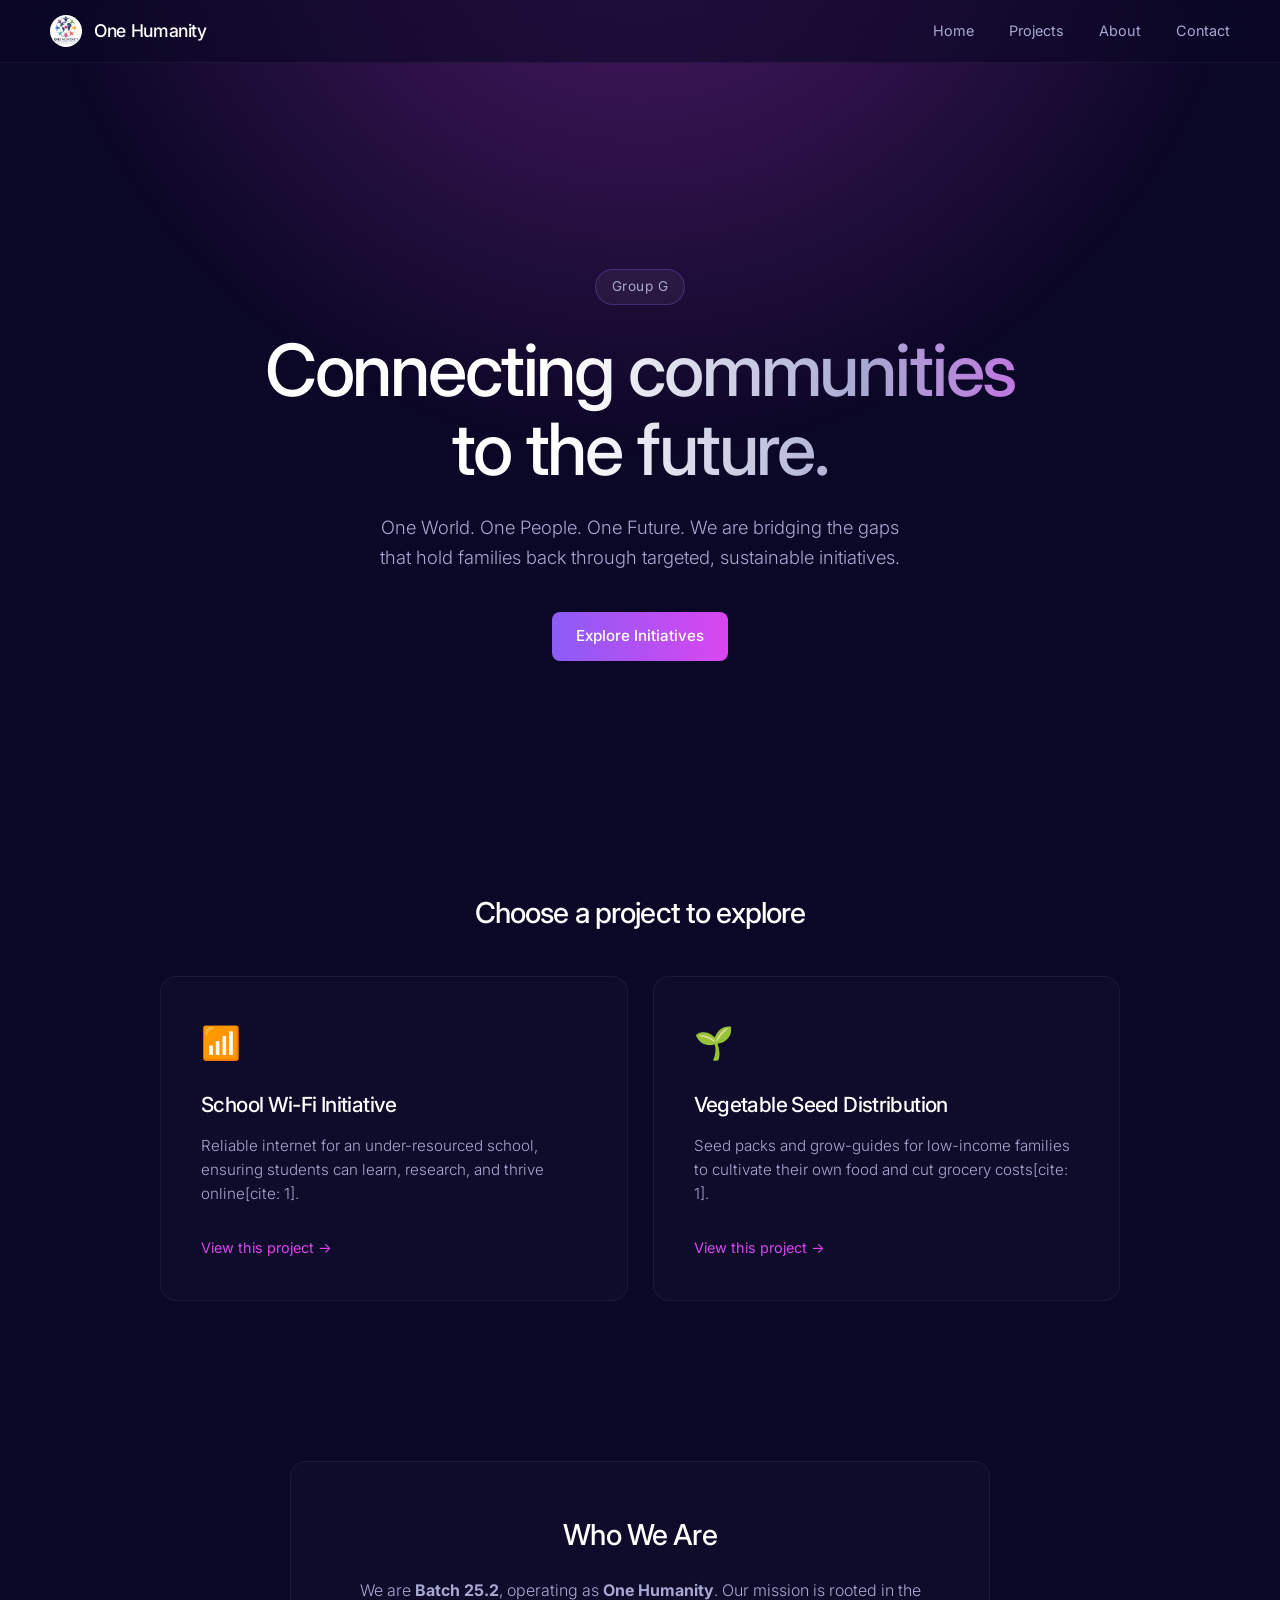
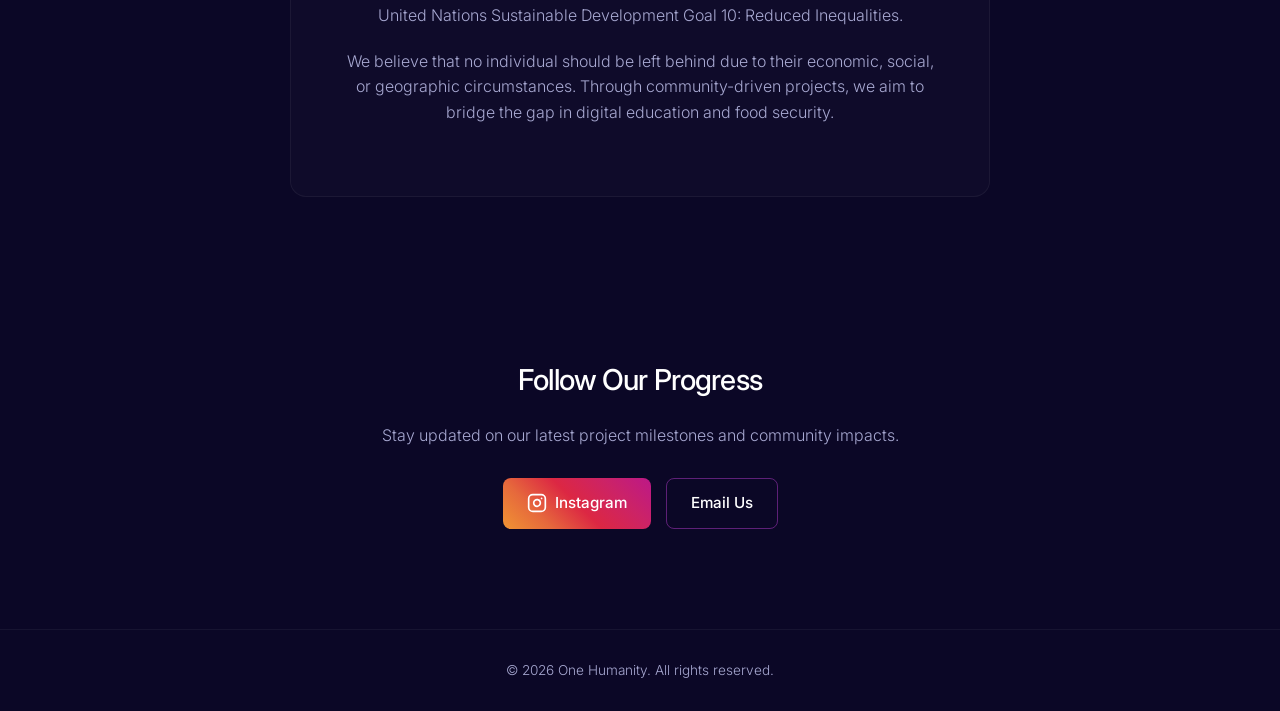
<file: index.html>
<!DOCTYPE html>
<html lang="en">
<head>
    <meta charset="UTF-8">
    <meta name="viewport" content="width=device-width, initial-scale=1.0">
    <title>One Humanity | Home</title>
    <!-- Importing 'Inter' font for a premium UI look -->
    <link rel="preconnect" href="https://fonts.googleapis.com">
    <link rel="preconnect" href="https://fonts.gstatic.com" crossorigin>
    <link href="https://fonts.googleapis.com/css2?family=Inter:wght@300;400;500;600&display=swap" rel="stylesheet">
    <link rel="stylesheet" href="style.css">
</head>
<body>
    <!-- Premium Blurred Navigation -->
    <nav class="navbar">
        <div class="nav-brand">
            <img src="image_3a93b9.jpeg" alt="Logo" class="nav-logo">
            One Humanity
        </div>
        <ul class="nav-links">
            <li><a href="#home">Home</a></li>
            <li><a href="#projects">Projects</a></li>
            <li><a href="#about">About</a></li>
            <li><a href="#contact">Contact</a></li>
        </ul>
    </nav>

    <!-- Sleek Hero Section -->
    <header id="home" class="hero section-animate">
        <div class="hero-badge">Group G</div>
        <h1 class="hero-title">Connecting communities<br>to the future.</h1>
        <p class="hero-subtitle">One World. One People. One Future. We are bridging the gaps that hold families back through targeted, sustainable initiatives.</p>
        <a href="#projects" class="btn btn-primary">Explore Initiatives</a>
    </header>

    <!-- Refined Projects Section -->
    <section id="projects" class="section-container section-animate">
        <h2 class="section-title">Choose a project to explore</h2>
        <div class="project-grid">
            
            <a href="uplink.html" class="card-link">
                <div class="card">
                    <div class="card-icon">📶</div>
                    <h3>School Wi-Fi Initiative</h3>
                    <p>Reliable internet for an under-resourced school, ensuring students can learn, research, and thrive online[cite: 1].</p>
                    <span class="card-action">View this project &rarr;</span>
                </div>
            </a>
            
            <a href="seeds.html" class="card-link">
                <div class="card">
                    <div class="card-icon">🌱</div>
                    <h3>Vegetable Seed Distribution</h3>
                    <p>Seed packs and grow-guides for low-income families to cultivate their own food and cut grocery costs[cite: 1].</p>
                    <span class="card-action">View this project &rarr;</span>
                </div>
            </a>

        </div>
    </section>

    <!-- Minimalist About Section -->
    <section id="about" class="section-container section-animate">
        <div class="about-card">
            <h2 class="section-title" style="margin-bottom: 20px;">Who We Are</h2>
            <p>We are <strong>Batch 25.2</strong>, operating as <strong>One Humanity</strong>. Our mission is rooted in the United Nations Sustainable Development Goal 10: Reduced Inequalities.</p>
            <p>We believe that no individual should be left behind due to their economic, social, or geographic circumstances. Through community-driven projects, we aim to bridge the gap in digital education and food security.</p>
        </div>
    </section>

    <!-- Contact Section -->
    <section id="contact" class="section-container section-animate" style="text-align: center; padding-bottom: 100px;">
        <h2 class="section-title" style="margin-bottom: 20px;">Follow Our Progress</h2>
        <p class="contact-subtitle">Stay updated on our latest project milestones and community impacts.</p>
        <div class="contact-links">
            <a href="https://www.instagram.com/onehumanity25.2?igsh=YXY1emV4N3BlZnFy" target="_blank" class="btn btn-instagram">
                <svg width="20" height="20" viewBox="0 0 24 24" fill="none" stroke="currentColor" stroke-width="2" stroke-linecap="round" stroke-linejoin="round"><rect x="2" y="2" width="20" height="20" rx="5" ry="5"></rect><path d="M16 11.37A4 4 0 1 1 12.63 8 4 4 0 0 1 16 11.37z"></path><line x1="17.5" y1="6.5" x2="17.51" y2="6.5"></line></svg>
                Instagram
            </a>
            <a href="mailto:kncgunathiaka@students.nsbm.ac.lk" class="btn btn-outline">Email Us</a>
        </div>
    </section>

    <footer>
        <p>&copy; 2026 One Humanity. All rights reserved.</p>
    </footer>
</body>
</html>
</file>
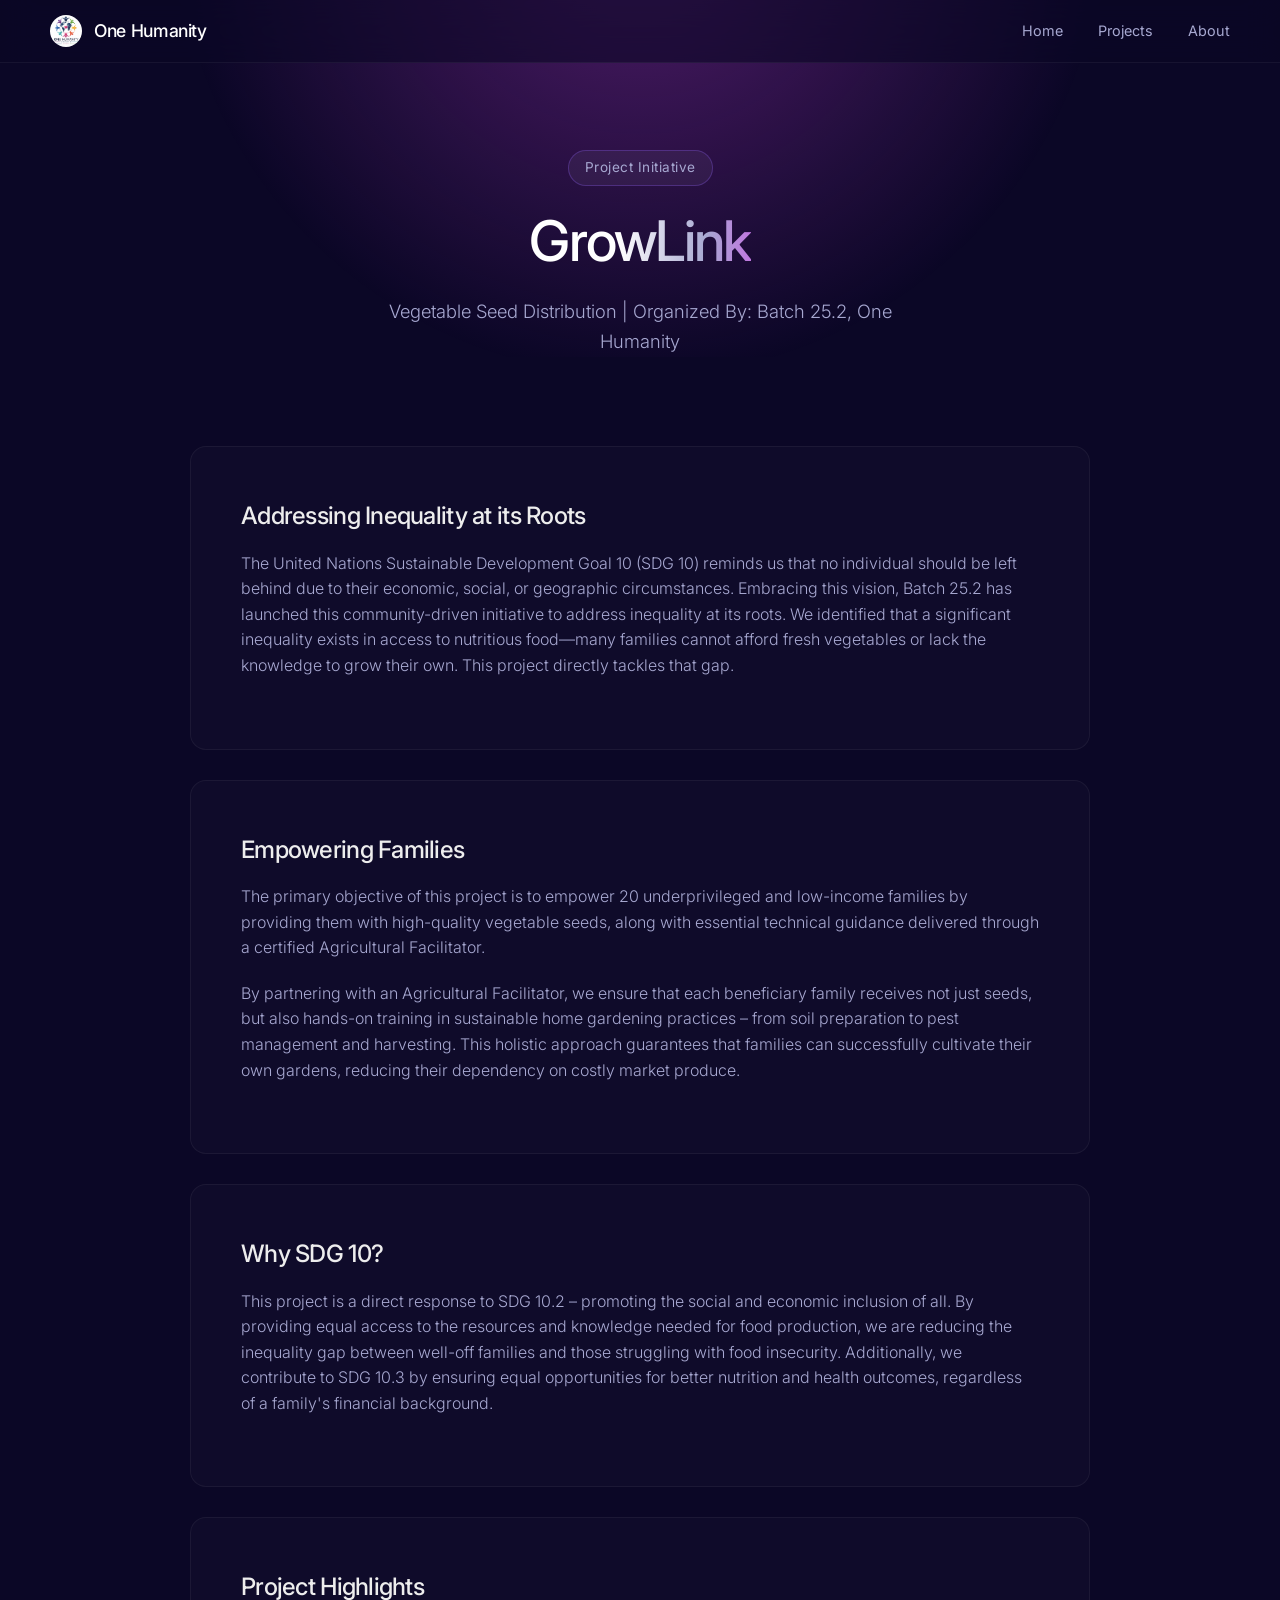
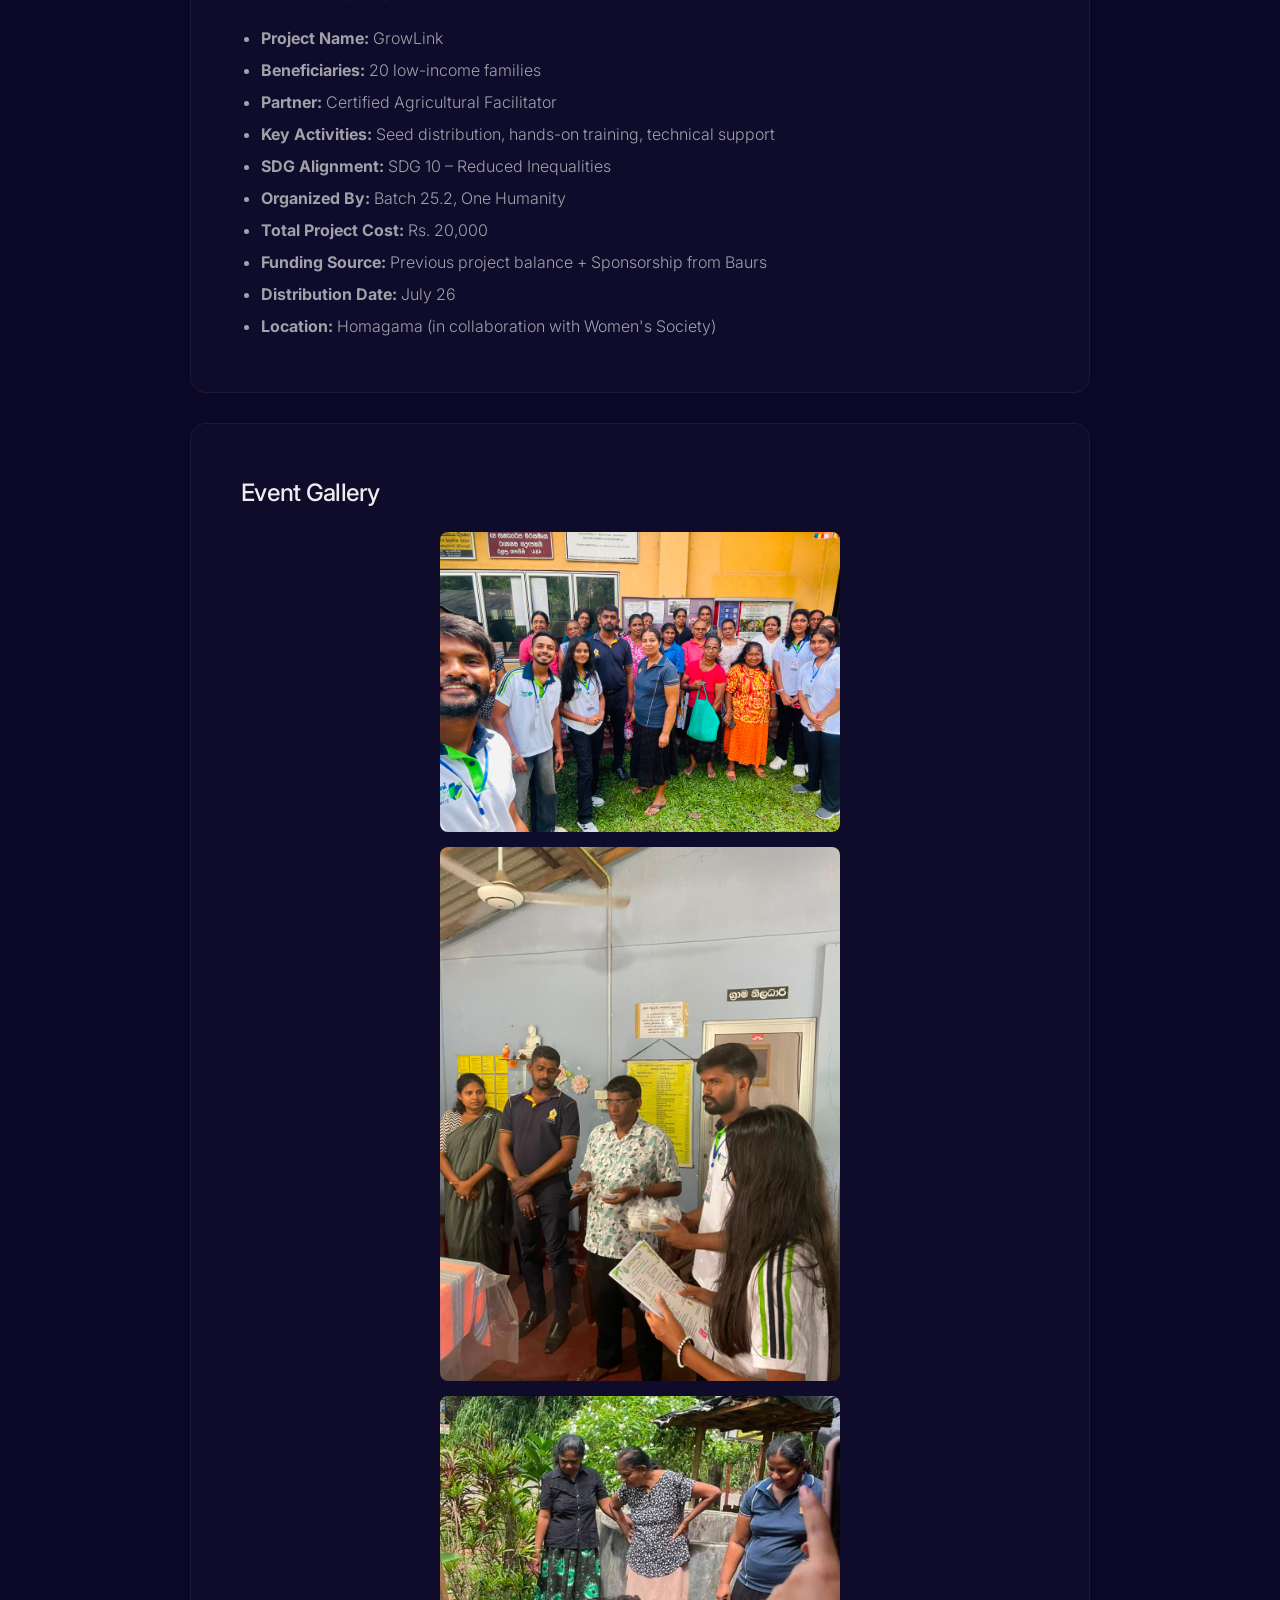
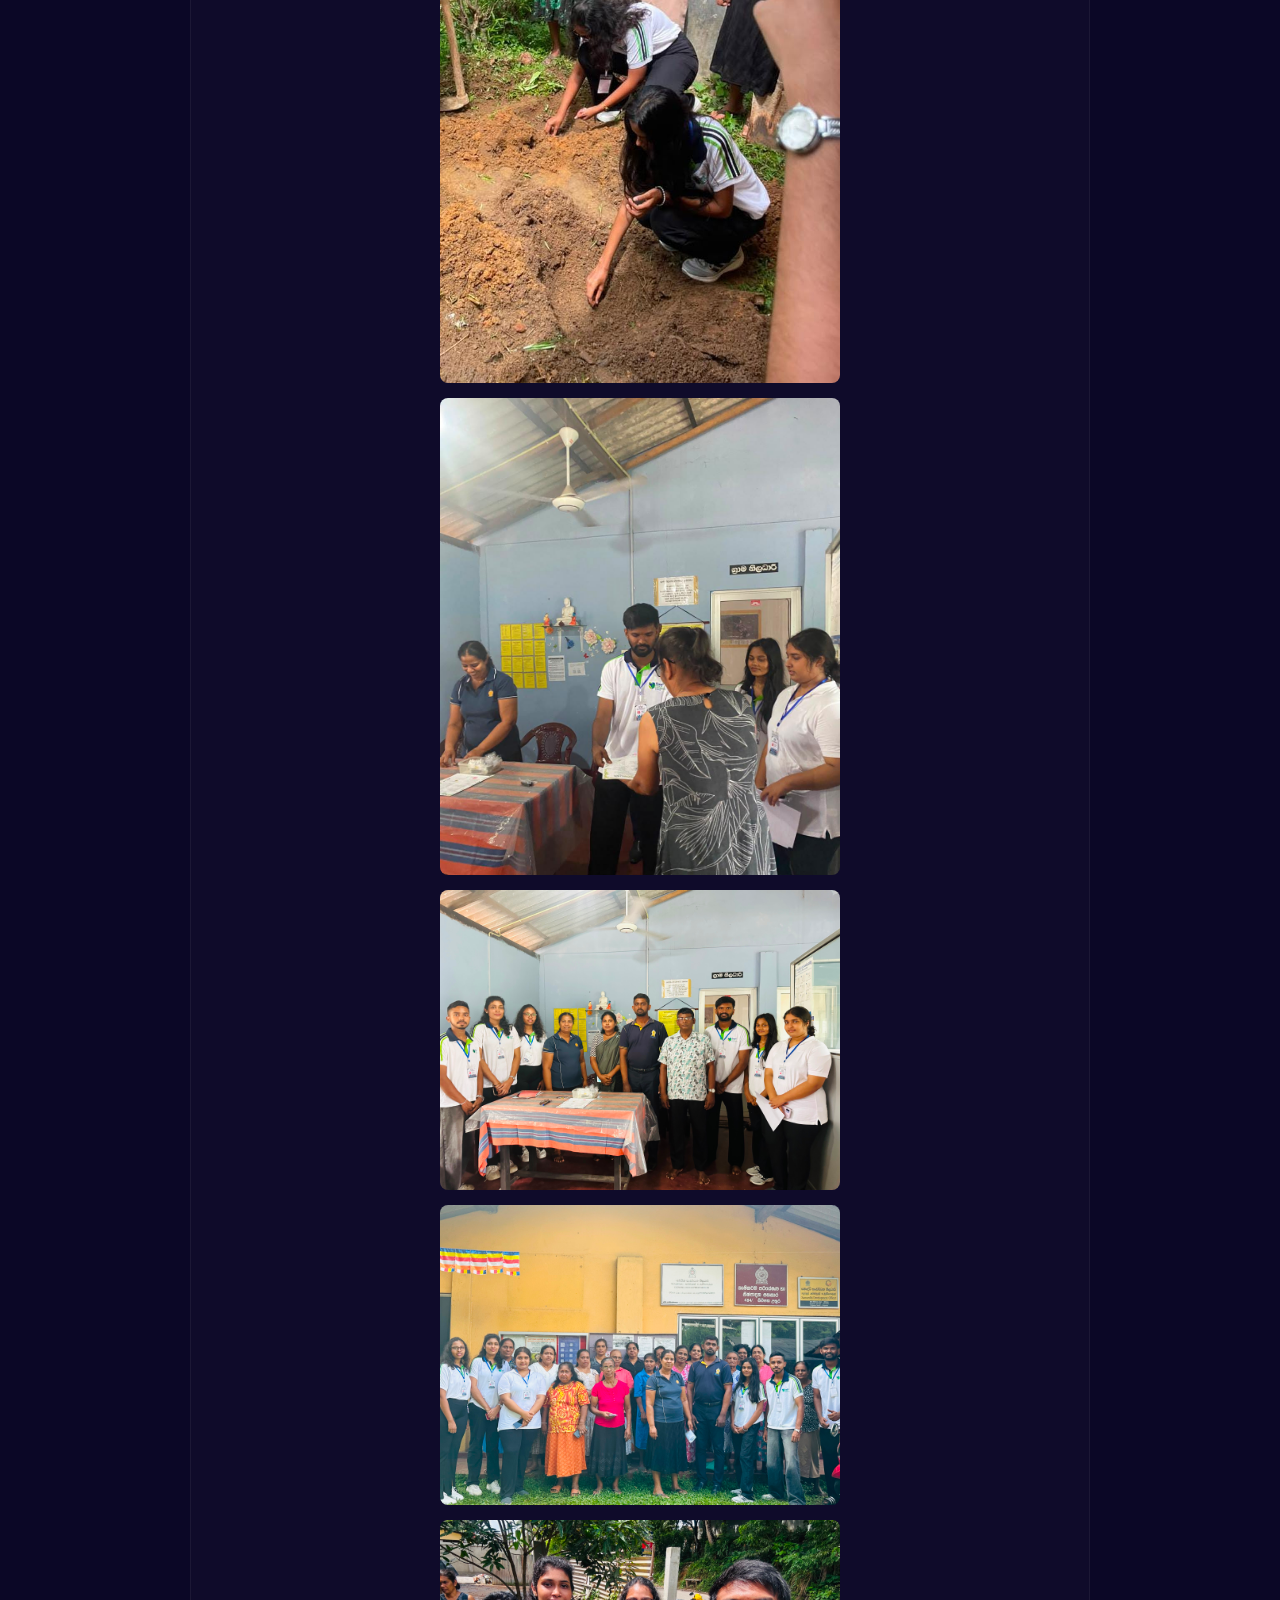
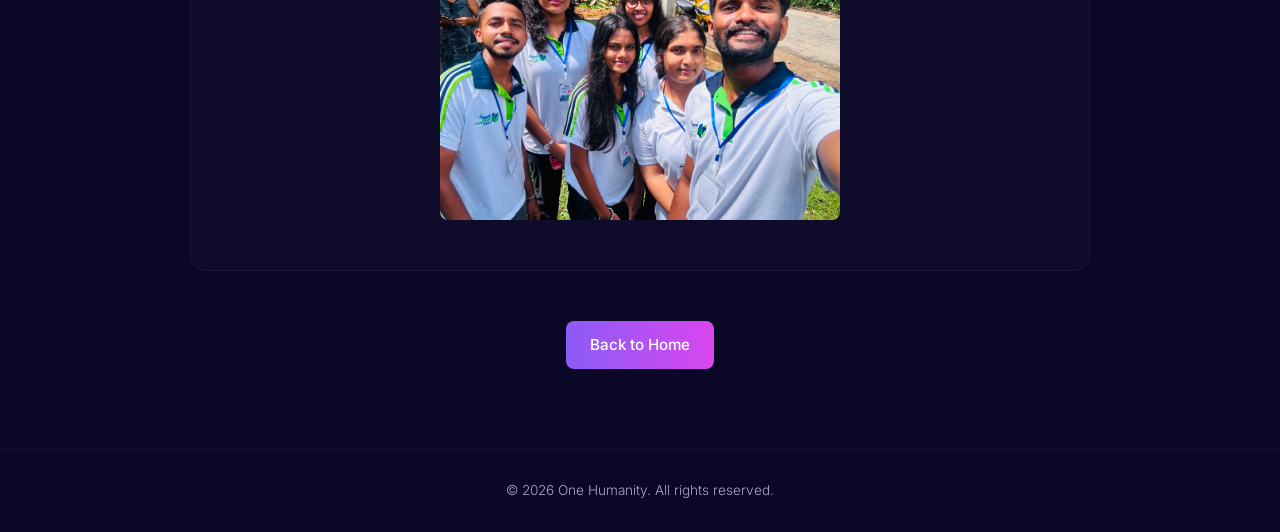
<file: seeds.html>
<!DOCTYPE html>
<html lang="en">
<head>
    <meta charset="UTF-8">
    <meta name="viewport" content="width=device-width, initial-scale=1.0">
    <title>GrowLink: Vegetable Seed Distribution | One Humanity</title>
    <!-- Importing 'Inter' font for a premium UI look -->
    <link rel="preconnect" href="https://fonts.googleapis.com">
    <link rel="preconnect" href="https://fonts.gstatic.com" crossorigin>
    <link href="https://fonts.googleapis.com/css2?family=Inter:wght@300;400;500;600&display=swap" rel="stylesheet">
    <link rel="stylesheet" href="style.css">
</head>
<body>
    <!-- Premium Blurred Navigation -->
    <nav class="navbar">
        <a href="index.html" style="text-decoration: none;">
            <div class="nav-brand">
                <img src="image_3a93b9.jpeg" alt="Logo" class="nav-logo">
                One Humanity
            </div>
        </a>
        <ul class="nav-links">
            <li><a href="index.html#home">Home</a></li>
            <li><a href="index.html#projects">Projects</a></li>
            <li><a href="index.html#about">About</a></li>
        </ul>
    </nav>

    <!-- Subpage Hero Section -->
    <header class="hero section-animate" style="min-height: 40vh; padding-top: 150px; padding-bottom: 50px;">
        <div class="hero-badge">Project Initiative</div>
        <h1 class="hero-title" style="font-size: 3.5rem;">GrowLink</h1>
        <p class="hero-subtitle">Vegetable Seed Distribution | Organized By: Batch 25.2, One Humanity</p>
    </header>

    <main class="section-container section-animate" style="padding-top: 0;">
        
        <!-- Glassmorphism Content Panels -->
        <article class="about-card" style="max-width: 900px; text-align: left; margin-bottom: 30px;">
            <h2 style="margin-bottom: 15px; color: #EDEDED;">Addressing Inequality at its Roots</h2>
            <p>The United Nations Sustainable Development Goal 10 (SDG 10) reminds us that no individual should be left behind due to their economic, social, or geographic circumstances. Embracing this vision, Batch 25.2 has launched this community-driven initiative to address inequality at its roots. We identified that a significant inequality exists in access to nutritious food—many families cannot afford fresh vegetables or lack the knowledge to grow their own. This project directly tackles that gap.</p>
        </article>

        <article class="about-card" style="max-width: 900px; text-align: left; margin-bottom: 30px;">
            <h2 style="margin-bottom: 15px; color: #EDEDED;">Empowering Families</h2>
            <p>The primary objective of this project is to empower 20 underprivileged and low-income families by providing them with high-quality vegetable seeds, along with essential technical guidance delivered through a certified Agricultural Facilitator.</p>
            <p>By partnering with an Agricultural Facilitator, we ensure that each beneficiary family receives not just seeds, but also hands-on training in sustainable home gardening practices – from soil preparation to pest management and harvesting. This holistic approach guarantees that families can successfully cultivate their own gardens, reducing their dependency on costly market produce.</p>
        </article>

        <article class="about-card" style="max-width: 900px; text-align: left; margin-bottom: 30px;">
            <h2 style="margin-bottom: 15px; color: #EDEDED;">Why SDG 10?</h2>
            <p>This project is a direct response to SDG 10.2 – promoting the social and economic inclusion of all. By providing equal access to the resources and knowledge needed for food production, we are reducing the inequality gap between well-off families and those struggling with food insecurity. Additionally, we contribute to SDG 10.3 by ensuring equal opportunities for better nutrition and health outcomes, regardless of a family's financial background.</p>
        </article>

        <article class="about-card" style="max-width: 900px; text-align: left; margin-bottom: 30px;">
            <h2 style="margin-bottom: 15px; color: #EDEDED;">Project Highlights</h2>
            <ul style="padding-left: 20px; color: #A1A1AA; font-weight: 300; line-height: 2;">
                <li><strong>Project Name:</strong> GrowLink</li>
                <li><strong>Beneficiaries:</strong> 20 low-income families</li>
                <li><strong>Partner:</strong> Certified Agricultural Facilitator</li>
                <li><strong>Key Activities:</strong> Seed distribution, hands-on training, technical support</li>
                <li><strong>SDG Alignment:</strong> SDG 10 – Reduced Inequalities</li>
                <li><strong>Organized By:</strong> Batch 25.2, One Humanity</li>
                <li><strong>Total Project Cost:</strong> Rs. 20,000</li>
                <li><strong>Funding Source:</strong> Previous project balance + Sponsorship from Baurs</li>
                <li><strong>Distribution Date:</strong> July 26</li>
                <li><strong>Location:</strong> Homagama (in collaboration with Women's Society)</li>
            </ul>
        </article>

        <!-- Event Gallery Section -->
        <article class="about-card" style="max-width: 900px; text-align: left; margin-bottom: 50px;">
            <h2 style="margin-bottom: 15px; color: #EDEDED;">Event Gallery</h2>
            <div style="display: flex; flex-wrap: wrap; gap: 15px; justify-content: center; margin-top: 20px;">
                <img src="WhatsApp Image 2026-07-26 at 19.33.22 (1).jpeg" alt="GrowLink Event" style="width: 100%; max-width: 400px; border-radius: 8px; object-fit: cover;">
                <img src="WhatsApp Image 2026-07-26 at 19.33.22.jpeg" alt="GrowLink Event" style="width: 100%; max-width: 400px; border-radius: 8px; object-fit: cover;">
                <img src="WhatsApp Image 2026-07-26 at 19.33.21.jpeg" alt="GrowLink Event" style="width: 100%; max-width: 400px; border-radius: 8px; object-fit: cover;">
                <img src="WhatsApp Image 2026-07-26 at 19.34.09.jpeg" alt="GrowLink Event" style="width: 100%; max-width: 400px; border-radius: 8px; object-fit: cover;">
                <img src="WhatsApp Image 2026-07-26 at 19.33.24.jpeg" alt="GrowLink Event" style="width: 100%; max-width: 400px; border-radius: 8px; object-fit: cover;">
                <img src="WhatsApp Image 2026-07-26 at 19.33.23 (1).jpeg" alt="GrowLink Event" style="width: 100%; max-width: 400px; border-radius: 8px; object-fit: cover;">
                <img src="WhatsApp Image 2026-07-26 at 19.33.23.jpeg" alt="GrowLink Event" style="width: 100%; max-width: 400px; border-radius: 8px; object-fit: cover;">
            </div>
        </article>

        <div style="text-align: center;">
            <a href="index.html" class="btn btn-primary">Back to Home</a>
        </div>
    </main>

    <footer>
        <p>&copy; 2026 One Humanity. All rights reserved.</p>
    </footer>
</body>
</html>
</file>
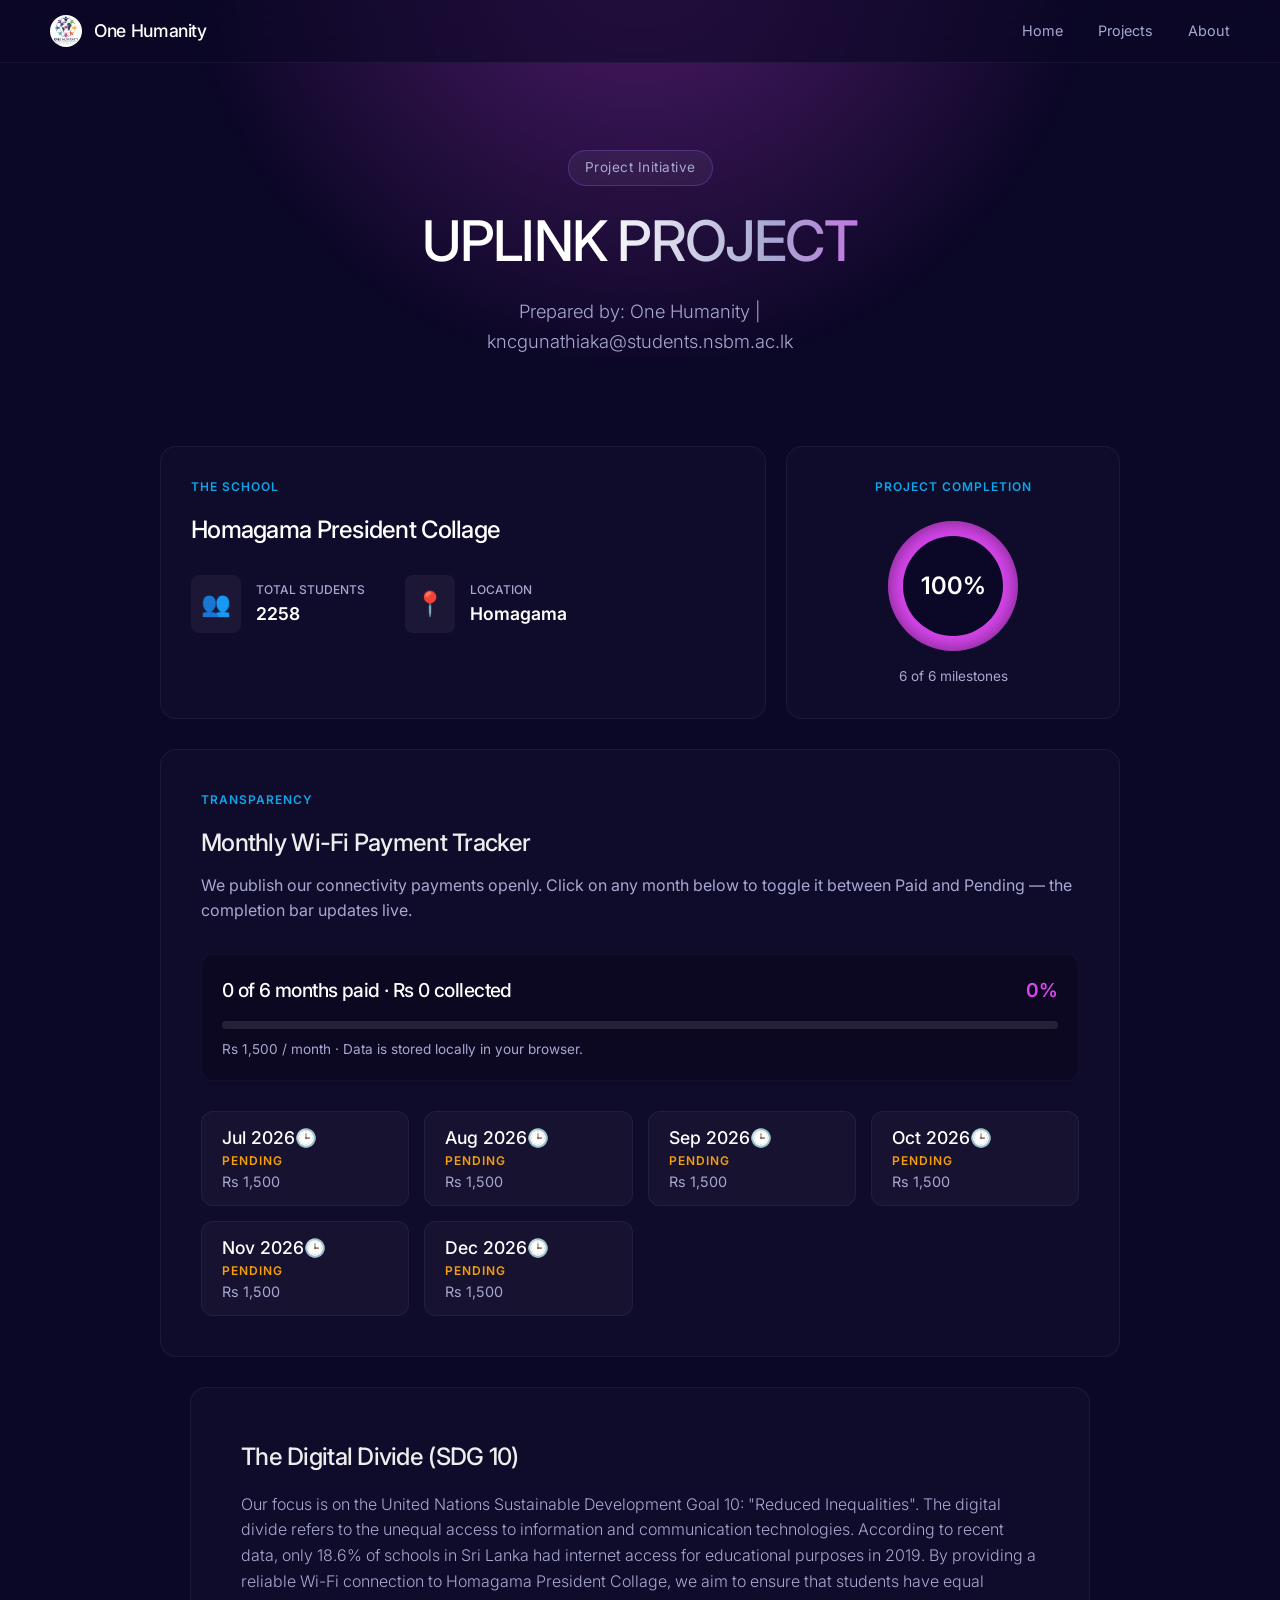
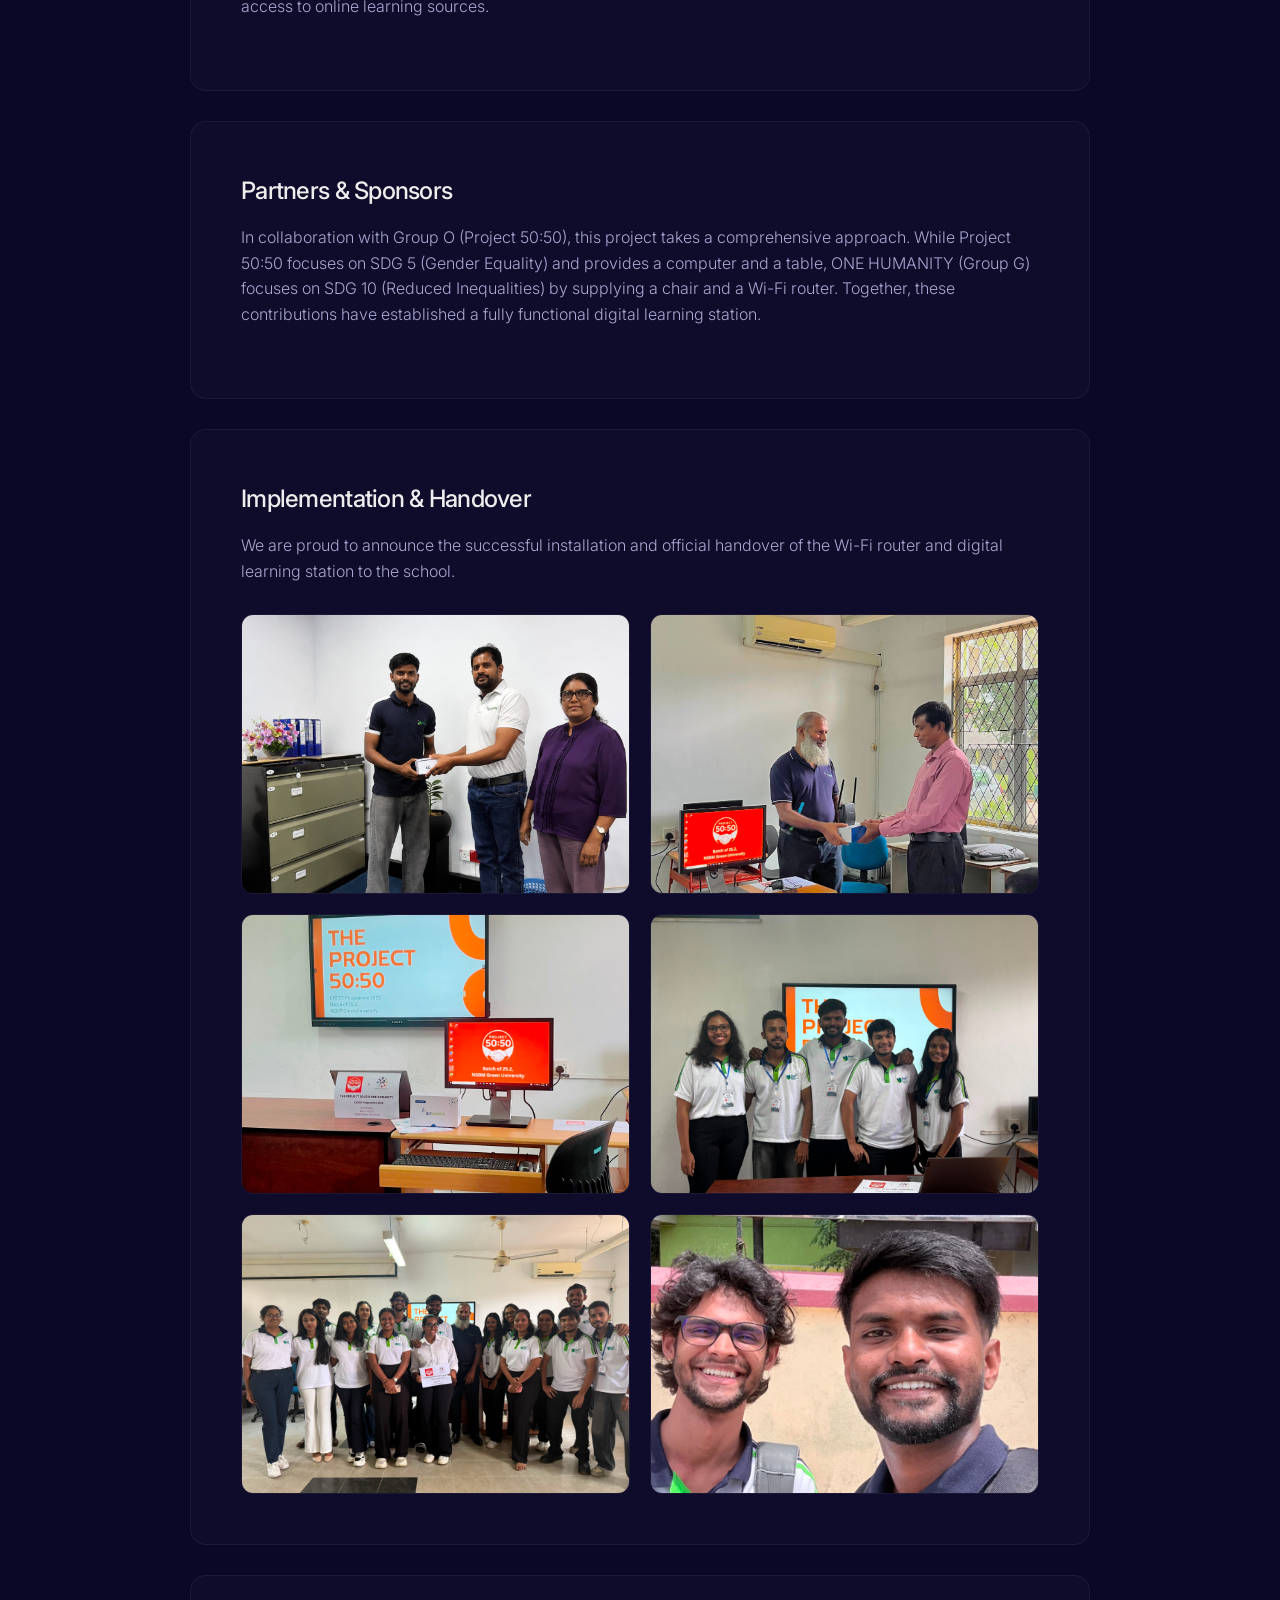
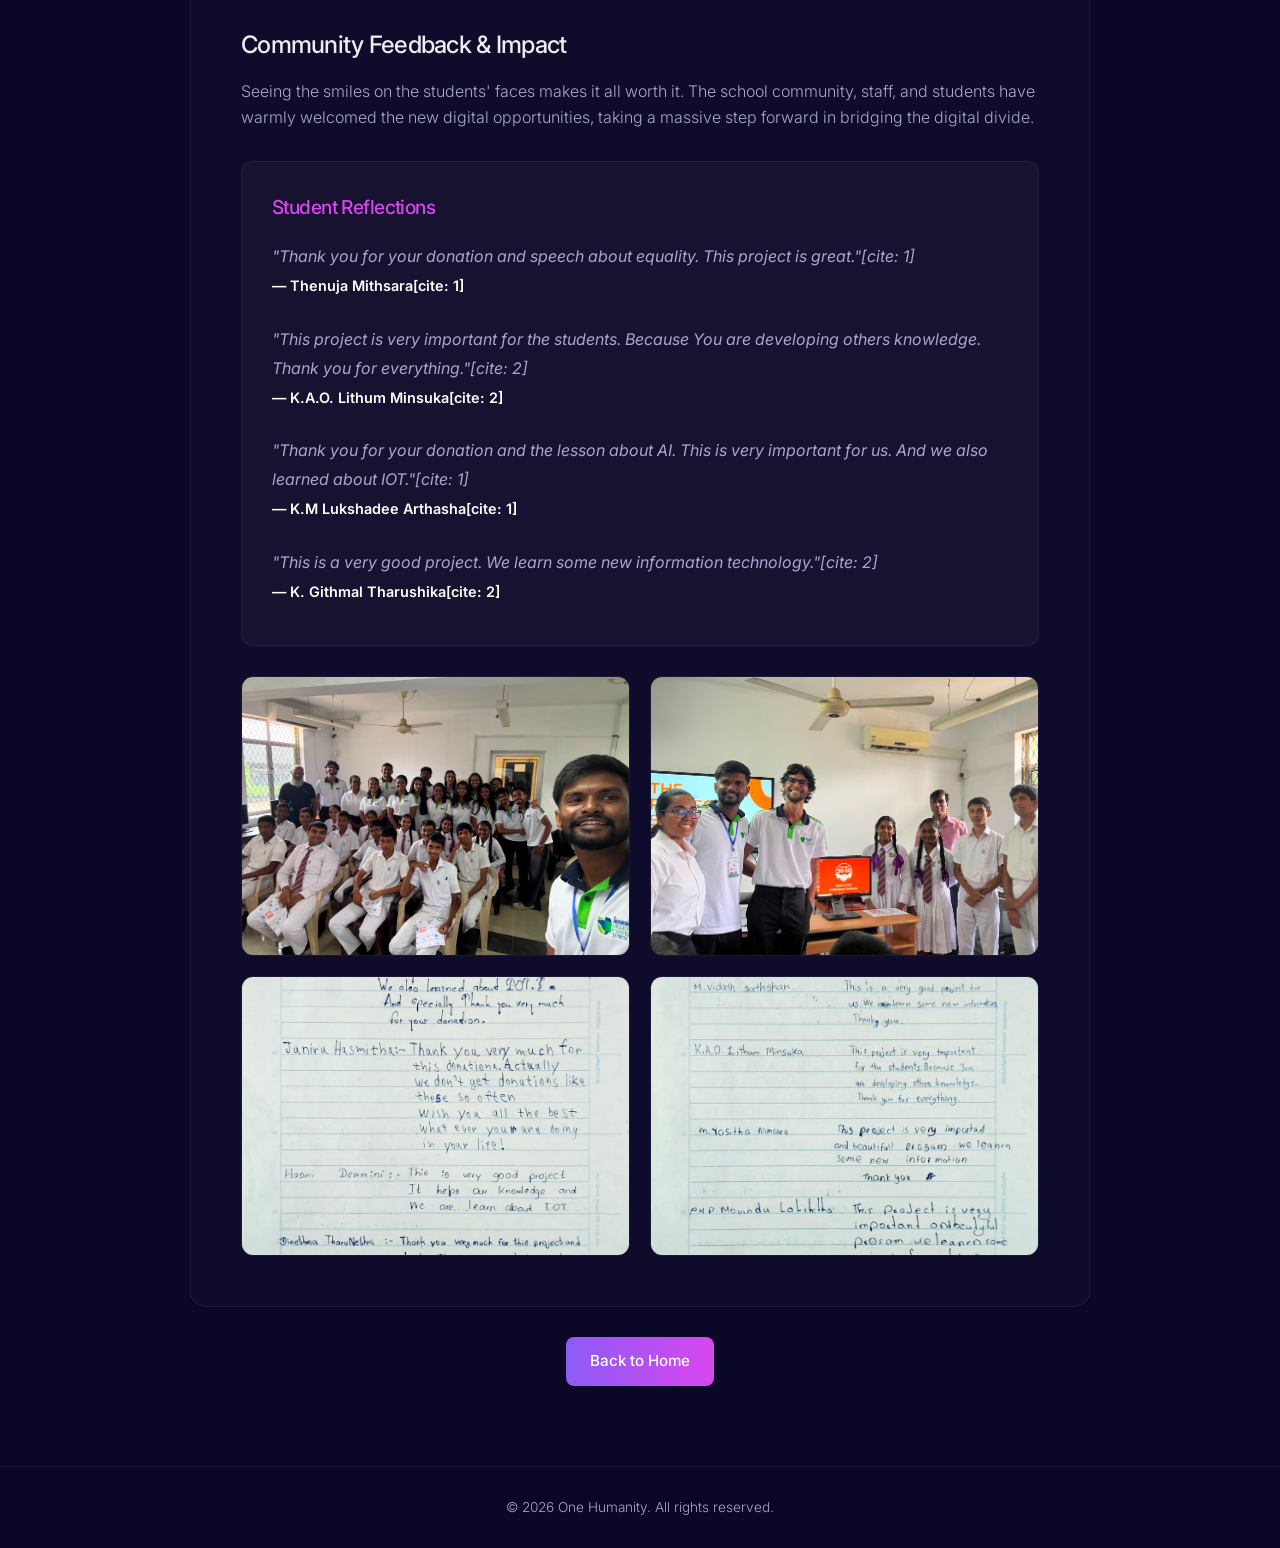
<file: uplink.html>
<!DOCTYPE html>
<html lang="en">
<head>
    <meta charset="UTF-8">
    <meta name="viewport" content="width=device-width, initial-scale=1.0">
    <title>UPLINK Project | One Humanity</title>
    <!-- Importing 'Inter' font for a premium UI look -->
    <link rel="preconnect" href="https://fonts.googleapis.com">
    <link rel="preconnect" href="https://fonts.gstatic.com" crossorigin>
    <link href="https://fonts.googleapis.com/css2?family=Inter:wght@300;400;500;600&display=swap" rel="stylesheet">
    <link rel="stylesheet" href="style.css">
</head>
<body>
    <!-- Premium Blurred Navigation -->
    <nav class="navbar">
        <a href="index.html" style="text-decoration: none;">
            <div class="nav-brand">
                <img src="image_3a93b9.jpeg" alt="Logo" class="nav-logo">
                One Humanity
            </div>
        </a>
        <ul class="nav-links">
            <li><a href="index.html#home">Home</a></li>
            <li><a href="index.html#projects">Projects</a></li>
            <li><a href="index.html#about">About</a></li>
        </ul>
    </nav>

    <!-- Subpage Hero Section -->
    <header class="hero section-animate" style="min-height: 40vh; padding-top: 150px; padding-bottom: 50px;">
        <div class="hero-badge">Project Initiative</div>
        <h1 class="hero-title" style="font-size: 3.5rem;">UPLINK PROJECT</h1>
        <p class="hero-subtitle">Prepared by: One Humanity | kncgunathiaka@students.nsbm.ac.lk</p>
    </header>

    <main class="section-container section-animate" style="padding-top: 0;">

        <!-- DASHBOARD ROW: School Info & Progress Ring -->
        <div class="dashboard-row">
            <!-- School Details Card -->
            <div class="school-info-card">
                <span class="label-text">The School</span>
                <h3>Homagama President Collage</h3>
                <div class="stats-grid">
                    <div class="stat-item">
                        <span class="stat-icon">👥</span>
                        <div class="stat-details">
                            <span class="stat-label">Total Students</span>
                            <span class="stat-value">2258</span>
                        </div>
                    </div>
                    <div class="stat-item">
                        <span class="stat-icon">📍</span>
                        <div class="stat-details">
                            <span class="stat-label">Location</span>
                            <span class="stat-value">Homagama</span>
                        </div>
                    </div>
                </div>
            </div>

            <!-- Project Progress Ring Card (100%) -->
            <div class="progress-ring-card">
                <span class="label-text">Project Completion</span>
                <div class="circular-progress" style="background: conic-gradient(#d946ef 100%, rgba(255,255,255,0.05) 100%);">
                    <div class="inner-circle">100%</div>
                </div>
                <p style="margin-top: 15px; font-size: 0.85rem; color: #a7a8d1;">6 of 6 milestones</p>
            </div>
        </div>

        <!-- PAYMENT TRACKER CARD -->
        <div class="tracker-card">
            <span class="label-text">Transparency</span>
            <h2 style="color: #EDEDED; margin-bottom: 10px;">Monthly Wi-Fi Payment Tracker</h2>
            <p>We publish our connectivity payments openly. Click on any month below to toggle it between Paid and Pending — the completion bar updates live.</p>

            <div class="tracker-status-bar">
                <div class="tracker-header">
                    <h3 id="payment-status-text">0 of 6 months paid · Rs 0 collected</h3>
                    <span id="payment-percentage" class="percentage-text">0%</span>
                </div>
                <div class="progress-track">
                    <div id="progress-fill" class="progress-fill"></div>
                </div>
                <p class="tracker-note">Rs 1,500 / month · Data is stored locally in your browser.</p>
            </div>

            <!-- 6 Month Grid (July 2026 to Dec 2026) -->
            <div class="months-grid">
                
                <button class="month-btn pending" onclick="togglePayment(this)">
                    <div class="month-header">
                        <span>Jul 2026</span>
                        <span class="status-icon">🕒</span>
                    </div>
                    <span class="month-status">PENDING</span>
                    <span class="month-amount">Rs 1,500</span>
                </button>

                <button class="month-btn pending" onclick="togglePayment(this)">
                    <div class="month-header">
                        <span>Aug 2026</span>
                        <span class="status-icon">🕒</span>
                    </div>
                    <span class="month-status">PENDING</span>
                    <span class="month-amount">Rs 1,500</span>
                </button>

                <button class="month-btn pending" onclick="togglePayment(this)">
                    <div class="month-header">
                        <span>Sep 2026</span>
                        <span class="status-icon">🕒</span>
                    </div>
                    <span class="month-status">PENDING</span>
                    <span class="month-amount">Rs 1,500</span>
                </button>

                <button class="month-btn pending" onclick="togglePayment(this)">
                    <div class="month-header">
                        <span>Oct 2026</span>
                        <span class="status-icon">🕒</span>
                    </div>
                    <span class="month-status">PENDING</span>
                    <span class="month-amount">Rs 1,500</span>
                </button>

                <button class="month-btn pending" onclick="togglePayment(this)">
                    <div class="month-header">
                        <span>Nov 2026</span>
                        <span class="status-icon">🕒</span>
                    </div>
                    <span class="month-status">PENDING</span>
                    <span class="month-amount">Rs 1,500</span>
                </button>

                <button class="month-btn pending" onclick="togglePayment(this)">
                    <div class="month-header">
                        <span>Dec 2026</span>
                        <span class="status-icon">🕒</span>
                    </div>
                    <span class="month-status">PENDING</span>
                    <span class="month-amount">Rs 1,500</span>
                </button>

            </div>
        </div>
        
        <!-- Glassmorphism Content Panels -->
        <article class="about-card" style="max-width: 900px; text-align: left; margin-bottom: 30px;">
            <h2 style="margin-bottom: 15px; color: #EDEDED;">The Digital Divide (SDG 10)</h2>
            <p>Our focus is on the United Nations Sustainable Development Goal 10: "Reduced Inequalities". The digital divide refers to the unequal access to information and communication technologies. According to recent data, only 18.6% of schools in Sri Lanka had internet access for educational purposes in 2019. By providing a reliable Wi-Fi connection to Homagama President Collage, we aim to ensure that students have equal access to online learning sources.</p>
        </article>

        <article class="about-card" style="max-width: 900px; text-align: left; margin-bottom: 30px;">
            <h2 style="margin-bottom: 15px; color: #EDEDED;">Partners & Sponsors</h2>
            <p>In collaboration with Group O (Project 50:50), this project takes a comprehensive approach. While Project 50:50 focuses on SDG 5 (Gender Equality) and provides a computer and a table, ONE HUMANITY (Group G) focuses on SDG 10 (Reduced Inequalities) by supplying a chair and a Wi-Fi router. Together, these contributions have established a fully functional digital learning station.</p>
        </article>

        <article class="about-card" style="max-width: 900px; text-align: left; margin-bottom: 30px;">
            <h2 style="margin-bottom: 15px; color: #EDEDED;">Implementation & Handover</h2>
            <p>We are proud to announce the successful installation and official handover of the Wi-Fi router and digital learning station to the school.</p>
            <div class="photo-gallery">
                <img src="image_935e05.jpeg" alt="Handing over the Wi-Fi Router">
                <img src="image_935e80.jpeg" alt="Official handover to school staff">
                <img src="image_935e24.jpeg" alt="The new digital learning station">
                <img src="image_935de5.jpeg" alt="Team inside the computer lab">
                <img src="image_935e44.jpeg" alt="Group photo">
                <img src="image_935deb.jpeg" alt="Team outside Homagama President Collage">
            </div>
        </article>

        <!-- NEW FEEDBACK SECTION -->
        <article class="about-card" style="max-width: 900px; text-align: left; margin-bottom: 30px;">
            <h2 style="margin-bottom: 15px; color: #EDEDED;">Community Feedback & Impact</h2>
            <p>Seeing the smiles on the students' faces makes it all worth it. The school community, staff, and students have warmly welcomed the new digital opportunities, taking a massive step forward in bridging the digital divide.</p>
            
            <div style="background: rgba(255,255,255,0.03); border: 1px solid rgba(255, 255, 255, 0.05); padding: 30px; border-radius: 12px; margin: 30px 0;">
                <h3 style="font-size: 1.2rem; margin-bottom: 20px; color: #d946ef;">Student Reflections</h3>
                <ul style="list-style: none; padding: 0;">
                    <li style="margin-bottom: 25px; font-style: italic; color: #a7a8d1; line-height: 1.8;">"Thank you for your donation and speech about equality. This project is great."[cite: 1] <br><span style="font-weight: 600; color: #ffffff; font-style: normal; font-size: 0.9rem;">— Thenuja Mithsara[cite: 1]</span></li>
                    <li style="margin-bottom: 25px; font-style: italic; color: #a7a8d1; line-height: 1.8;">"This project is very important for the students. Because You are developing others knowledge. Thank you for everything."[cite: 2] <br><span style="font-weight: 600; color: #ffffff; font-style: normal; font-size: 0.9rem;">— K.A.O. Lithum Minsuka[cite: 2]</span></li>
                    <li style="margin-bottom: 25px; font-style: italic; color: #a7a8d1; line-height: 1.8;">"Thank you for your donation and the lesson about AI. This is very important for us. And we also learned about IOT."[cite: 1] <br><span style="font-weight: 600; color: #ffffff; font-style: normal; font-size: 0.9rem;">— K.M Lukshadee Arthasha[cite: 1]</span></li>
                    <li style="margin-bottom: 10px; font-style: italic; color: #a7a8d1; line-height: 1.8;">"This is a very good project. We learn some new information technology."[cite: 2] <br><span style="font-weight: 600; color: #ffffff; font-style: normal; font-size: 0.9rem;">— K. Githmal Tharushika[cite: 2]</span></li>
                </ul>
            </div>

            <div class="photo-gallery">
                <img src="image_935e49.jpeg" alt="Students in the new digital classroom">
                <img src="image_935e64.jpeg" alt="Students and team group photo">
                <img src="image_93c79d.jpeg" alt="Handwritten student feedback page 1">
                <img src="image_93c7a3.jpeg" alt="Handwritten student feedback page 2">
            </div>
        </article>

        <div style="text-align: center;">
            <a href="index.html" class="btn btn-primary">Back to Home</a>
        </div>
    </main>

    <footer>
        <p>&copy; 2026 One Humanity. All rights reserved.</p>
    </footer>
    
    <!-- Interactive Payment Tracker Logic -->
    <script>
        const totalMonths = 6;
        const monthlyCost = 1500;

        function togglePayment(button) {
            // Toggle the classes between paid and pending
            if (button.classList.contains('pending')) {
                button.classList.remove('pending');
                button.classList.add('paid');
                button.querySelector('.month-status').textContent = 'PAID';
                button.querySelector('.status-icon').textContent = '✓'; // Green check
            } else {
                button.classList.remove('paid');
                button.classList.add('pending');
                button.querySelector('.month-status').textContent = 'PENDING';
                button.querySelector('.status-icon').textContent = '🕒'; // Clock icon
            }
            
            updateTracker();
        }

        function updateTracker() {
            // Count how many buttons have the 'paid' class
            const paidCount = document.querySelectorAll('.month-btn.paid').length;
            const collectedAmount = paidCount * monthlyCost;
            const percentage = Math.round((paidCount / totalMonths) * 100);

            // Update Text
            document.getElementById('payment-status-text').innerHTML = `${paidCount} of ${totalMonths} months paid &middot; Rs ${collectedAmount.toLocaleString()} collected`;
            document.getElementById('payment-percentage').textContent = `${percentage}%`;
            
            // Update Progress Bar
            document.getElementById('progress-fill').style.width = `${percentage}%`;
        }

        // Run once on page load to set initial state to 0%
        updateTracker();
    </script>
</body>
</html>
</file>
<file: style.css>
/* UI/UX Reset & Smooth Scrolling */
* {
    box-sizing: border-box;
    margin: 0;
    padding: 0;
}

html {
    scroll-behavior: smooth;
}

body {
    background-color: #0b0726; /* Deep Midnight Blue from reference */
    color: #a7a8d1; /* Soft purple-grey for less eye-strain */
    font-family: 'Inter', sans-serif;
    line-height: 1.6;
    overflow-x: hidden;
    -webkit-font-smoothing: antialiased; 
}

/* Typography refinements */
h1, h2, h3 {
    color: #ffffff; 
    font-weight: 500;
    letter-spacing: -0.03em; 
}

/* Premium Blurred Navigation */
.navbar {
    position: fixed;
    top: 0;
    width: 100%;
    display: flex;
    justify-content: space-between;
    align-items: center;
    padding: 15px 50px;
    background: rgba(11, 7, 38, 0.6); 
    backdrop-filter: blur(16px);
    -webkit-backdrop-filter: blur(16px);
    border-bottom: 1px solid rgba(255, 255, 255, 0.05);
    z-index: 1000;
}

.nav-brand {
    display: flex;
    align-items: center;
    gap: 12px;
    color: #ffffff;
    font-size: 1.1rem;
    font-weight: 500;
    letter-spacing: -0.02em;
}

.nav-logo {
    width: 32px;
    height: 32px;
    border-radius: 50%;
    object-fit: cover;
}

.nav-links {
    list-style: none;
    display: flex;
    gap: 35px;
}

.nav-links a {
    color: #a7a8d1;
    text-decoration: none;
    font-size: 0.9rem;
    font-weight: 400;
    transition: color 0.2s ease;
}

.nav-links a:hover {
    color: #d946ef; /* Neon Pink hover */
}

/* ANIMATION 1: Breathing Background Glow (Fixed for all browsers) */
@keyframes pulseGlow {
    0% { opacity: 0.4; transform: scale(1); }
    100% { opacity: 1; transform: scale(1.2); }
}

/* Sleek Hero Section */
.hero {
    min-height: 90vh;
    display: flex;
    flex-direction: column;
    justify-content: center;
    align-items: center;
    text-align: center;
    padding: 120px 20px 0;
    position: relative; /* Needed for the glow layer */
    z-index: 1;
}

/* This is the new, smooth breathing glow layer */
.hero::before {
    content: '';
    position: absolute;
    top: -20%; left: 0; right: 0;
    height: 100%;
    /* Bright pink/purple radial gradient */
    background: radial-gradient(circle at top center, rgba(217, 70, 239, 0.35) 0%, transparent 60%);
    z-index: -1;
    pointer-events: none;
    animation: pulseGlow 4s ease-in-out infinite alternate; /* Smooth fading and scaling */
}

.hero-badge {
    background: rgba(255, 255, 255, 0.05);
    border: 1px solid rgba(139, 92, 246, 0.3); 
    padding: 6px 16px;
    border-radius: 99px;
    font-size: 0.85rem;
    color: #a7a8d1;
    margin-bottom: 25px;
    letter-spacing: 0.5px;
}

/* ANIMATION 2: Text Shimmer Effect */
@keyframes shineText {
    0% { background-position: 0% center; }
    100% { background-position: 200% center; }
}

.hero-title {
    font-size: 4.5rem;
    line-height: 1.1;
    font-weight: 500;
    margin-bottom: 25px;
    /* Shimmering white to pink gradient */
    background: linear-gradient(to right, #ffffff 20%, #a7a8d1 40%, #d946ef 60%, #ffffff 80%);
    background-size: 200% auto;
    -webkit-background-clip: text;
    -webkit-text-fill-color: transparent;
    animation: shineText 6s linear infinite; /* Applies the shimmer */
}

.hero-subtitle {
    font-size: 1.15rem;
    font-weight: 300;
    color: #a7a8d1;
    max-width: 550px;
    margin-bottom: 40px;
}

/* Layout Containers */
.section-container {
    max-width: 1000px;
    margin: 0 auto;
    padding: 80px 20px;
}

.section-title {
    font-size: 1.8rem;
    font-weight: 500;
    color: #ffffff;
    margin-bottom: 40px;
    text-align: center;
}

/* Refined Cards */
.project-grid {
    display: grid;
    grid-template-columns: repeat(auto-fit, minmax(320px, 1fr));
    gap: 25px;
}

.card-link {
    text-decoration: none;
    display: block;
}

.card {
    background: rgba(255, 255, 255, 0.02);
    padding: 40px;
    border: 1px solid rgba(255, 255, 255, 0.05);
    border-radius: 16px;
    height: 100%;
    transition: all 0.3s ease;
    display: flex;
    flex-direction: column;
}

.card:hover {
    background: rgba(255, 255, 255, 0.03);
    border-color: rgba(217, 70, 239, 0.4);
    transform: translateY(-4px);
    box-shadow: 0 20px 40px rgba(139, 92, 246, 0.15);
}

.card-icon {
    font-size: 2rem;
    margin-bottom: 20px;
}

.card h3 {
    font-size: 1.3rem;
    margin-bottom: 12px;
}

.card p {
    font-size: 0.95rem;
    font-weight: 300;
    color: #a7a8d1;
    margin-bottom: 30px;
    flex-grow: 1;
}

.card-action {
    font-size: 0.9rem;
    color: #d946ef; 
    font-weight: 400;
    display: flex;
    align-items: center;
    gap: 5px;
}

/* About Card Specifics */
.about-card {
    background: rgba(255, 255, 255, 0.02);
    padding: 50px;
    border: 1px solid rgba(255, 255, 255, 0.05);
    border-radius: 16px;
    max-width: 700px;
    margin: 0 auto;
    text-align: center;
}

.about-card p {
    font-weight: 300;
    color: #a7a8d1;
    margin-bottom: 20px;
}

/* Buttons */
.btn {
    display: inline-flex;
    align-items: center;
    justify-content: center;
    gap: 8px;
    padding: 12px 24px;
    text-decoration: none;
    font-size: 0.95rem;
    font-weight: 500;
    border-radius: 8px;
    transition: all 0.2s ease;
    border: none;
}

/* ANIMATION 3: Sweeping Button Light */
@keyframes buttonSweep {
    0% { left: -100%; }
    20% { left: 200%; }
    100% { left: 200%; }
}

.btn-primary {
    background: linear-gradient(90deg, #8b5cf6 0%, #d946ef 100%);
    color: #FFFFFF;
    border: none;
    position: relative;
    overflow: hidden; /* Contains the light sweep */
}

/* This creates the shiny sweep effect on the button */
.btn-primary::after {
    content: '';
    position: absolute;
    top: 0; left: -100%;
    width: 50%; height: 100%;
    background: linear-gradient(to right, rgba(255,255,255,0) 0%, rgba(255,255,255,0.4) 50%, rgba(255,255,255,0) 100%);
    transform: skewX(-20deg);
    animation: buttonSweep 3s infinite;
}

.btn-primary:hover {
    background: linear-gradient(90deg, #a855f7 0%, #f472b6 100%);
    transform: translateY(-2px);
    box-shadow: 0 10px 20px rgba(217, 70, 239, 0.3);
}

.btn-outline {
    background-color: transparent;
    color: #ffffff;
    border: 1px solid rgba(217, 70, 239, 0.4);
}

.btn-outline:hover {
    background-color: rgba(217, 70, 239, 0.1);
    border-color: #d946ef;
    color: #d946ef;
}

.btn-instagram {
    background: linear-gradient(45deg, #f09433 0%, #e6683c 25%, #dc2743 50%, #cc2366 75%, #bc1888 100%);
    color: #FFFFFF;
    border: none;
}

.btn-instagram:hover {
    filter: brightness(1.1);
    transform: translateY(-2px);
}

.contact-subtitle {
    font-weight: 300;
    color: #a7a8d1;
    margin-bottom: 30px;
}

.contact-links {
    display: flex;
    justify-content: center;
    gap: 15px;
}

/* Footer */
footer {
    text-align: center;
    padding: 30px;
    border-top: 1px solid rgba(255, 255, 255, 0.05);
    font-size: 0.85rem;
    color: #a7a8d1;
    font-weight: 300;
}

/* Page Load Animation */
@keyframes fadeIn {
    from { opacity: 0; transform: translateY(15px); }
    to { opacity: 1; transform: translateY(0); }
}

.section-animate {
    animation: fadeIn 0.8s ease-out forwards;
}

/* Tables and Galleries */
table { width: 100%; border-collapse: collapse; margin-top: 20px; font-weight: 300; font-size: 0.95rem; }
th, td { padding: 15px; text-align: left; border-bottom: 1px solid rgba(255, 255, 255, 0.05); }
th { font-weight: 500; color: #ffffff; }
.photo-gallery { display: grid; grid-template-columns: repeat(auto-fit, minmax(280px, 1fr)); gap: 20px; margin-top: 30px; }
.photo-gallery img { width: 100%; height: 280px; object-fit: cover; border-radius: 12px; border: 1px solid rgba(255, 255, 255, 0.05); transition: transform 0.3s ease; }
.photo-gallery img:hover { transform: scale(1.03); border-color: rgba(217, 70, 239, 0.4); }

/* Dashboard & School Stats Layout */
.dashboard-row {
    display: flex;
    gap: 20px;
    margin-bottom: 30px;
    flex-wrap: wrap;
}

.school-info-card {
    flex: 2;
    min-width: 300px;
    background: rgba(255, 255, 255, 0.02);
    border: 1px solid rgba(255, 255, 255, 0.05);
    border-radius: 16px;
    padding: 30px;
    text-align: left;
}

.progress-ring-card {
    flex: 1;
    min-width: 200px;
    background: rgba(255, 255, 255, 0.02);
    border: 1px solid rgba(255, 255, 255, 0.05);
    border-radius: 16px;
    padding: 30px;
    display: flex;
    flex-direction: column;
    align-items: center;
    justify-content: center;
}

.label-text {
    font-size: 0.75rem;
    font-weight: 600;
    letter-spacing: 1px;
    color: #0ea5e9; 
    text-transform: uppercase;
    margin-bottom: 15px;
    display: block;
}

.school-info-card h3 {
    font-size: 1.5rem;
    margin-bottom: 25px;
}

.stats-grid {
    display: flex;
    gap: 40px;
}

.stat-item {
    display: flex;
    align-items: center;
    gap: 15px;
}

.stat-icon {
    font-size: 1.5rem;
    background: rgba(255, 255, 255, 0.05);
    padding: 10px;
    border-radius: 8px;
}

.stat-details {
    display: flex;
    flex-direction: column;
}

.stat-label {
    font-size: 0.75rem;
    color: #a7a8d1;
    text-transform: uppercase;
    font-weight: 500;
}

.stat-value {
    font-size: 1.1rem;
    color: #ffffff;
    font-weight: 600;
}

/* Circular Progress Ring */
.circular-progress {
    width: 130px;
    height: 130px;
    border-radius: 50%;
    background: conic-gradient(#d946ef 83%, rgba(255,255,255,0.05) 83%);
    display: flex;
    align-items: center;
    justify-content: center;
    margin-top: 10px;
    box-shadow: inset 0 0 20px rgba(0,0,0,0.5);
}

.inner-circle {
    width: 100px;
    height: 100px;
    border-radius: 50%;
    background-color: #0b0726; 
    display: flex;
    align-items: center;
    justify-content: center;
    font-size: 1.5rem;
    font-weight: 600;
    color: #ffffff;
}

/* Payment Tracker Layout */
.tracker-card {
    background: rgba(255, 255, 255, 0.02);
    border: 1px solid rgba(255, 255, 255, 0.05);
    border-radius: 16px;
    padding: 40px;
    margin-bottom: 30px;
    text-align: left;
}

.tracker-status-bar {
    background: rgba(0, 0, 0, 0.2);
    border: 1px solid rgba(255, 255, 255, 0.03);
    border-radius: 12px;
    padding: 20px;
    margin: 30px 0;
}

.tracker-header {
    display: flex;
    justify-content: space-between;
    align-items: center;
    margin-bottom: 15px;
}

.tracker-header h3 {
    font-size: 1.2rem;
    margin: 0;
}

.percentage-text {
    font-size: 1.2rem;
    font-weight: 600;
    color: #d946ef; 
}

.progress-track {
    width: 100%;
    height: 8px;
    background: rgba(255, 255, 255, 0.1);
    border-radius: 10px;
    overflow: hidden;
    margin-bottom: 10px;
}

.progress-fill {
    height: 100%;
    background: linear-gradient(90deg, #8b5cf6 0%, #d946ef 100%);
    width: 0%; 
    border-radius: 10px;
    transition: width 0.4s ease;
}

.tracker-note {
    font-size: 0.85rem;
    color: #a7a8d1;
    margin: 0;
}

/* Months Grid */
.months-grid {
    display: grid;
    grid-template-columns: repeat(auto-fit, minmax(180px, 1fr));
    gap: 15px;
}

.month-btn {
    background: rgba(255, 255, 255, 0.03);
    border: 1px solid rgba(255, 255, 255, 0.05);
    border-radius: 12px;
    padding: 15px 20px;
    text-align: left;
    cursor: pointer;
    transition: all 0.2s ease;
    display: flex;
    flex-direction: column;
    gap: 5px;
    color: #ffffff;
    font-family: 'Inter', sans-serif;
}

.month-btn:hover {
    background: rgba(255, 255, 255, 0.06);
}

.month-header {
    display: flex;
    justify-content: space-between;
    align-items: center;
    font-size: 1.1rem;
    font-weight: 500;
}

.month-status {
    font-size: 0.75rem;
    font-weight: 600;
    letter-spacing: 1px;
}

.month-amount {
    font-size: 0.9rem;
    color: #a7a8d1;
}

.month-btn.pending .month-status {
    color: #F59E0B; 
}
.month-btn.pending .status-icon {
    color: #F59E0B;
}

.month-btn.paid {
    border-color: rgba(16, 185, 129, 0.4);
    background: rgba(16, 185, 129, 0.05);
}
.month-btn.paid .month-status {
    color: #10B981; 
}
.month-btn.paid .status-icon {
    color: #10B981;
}
</file>
